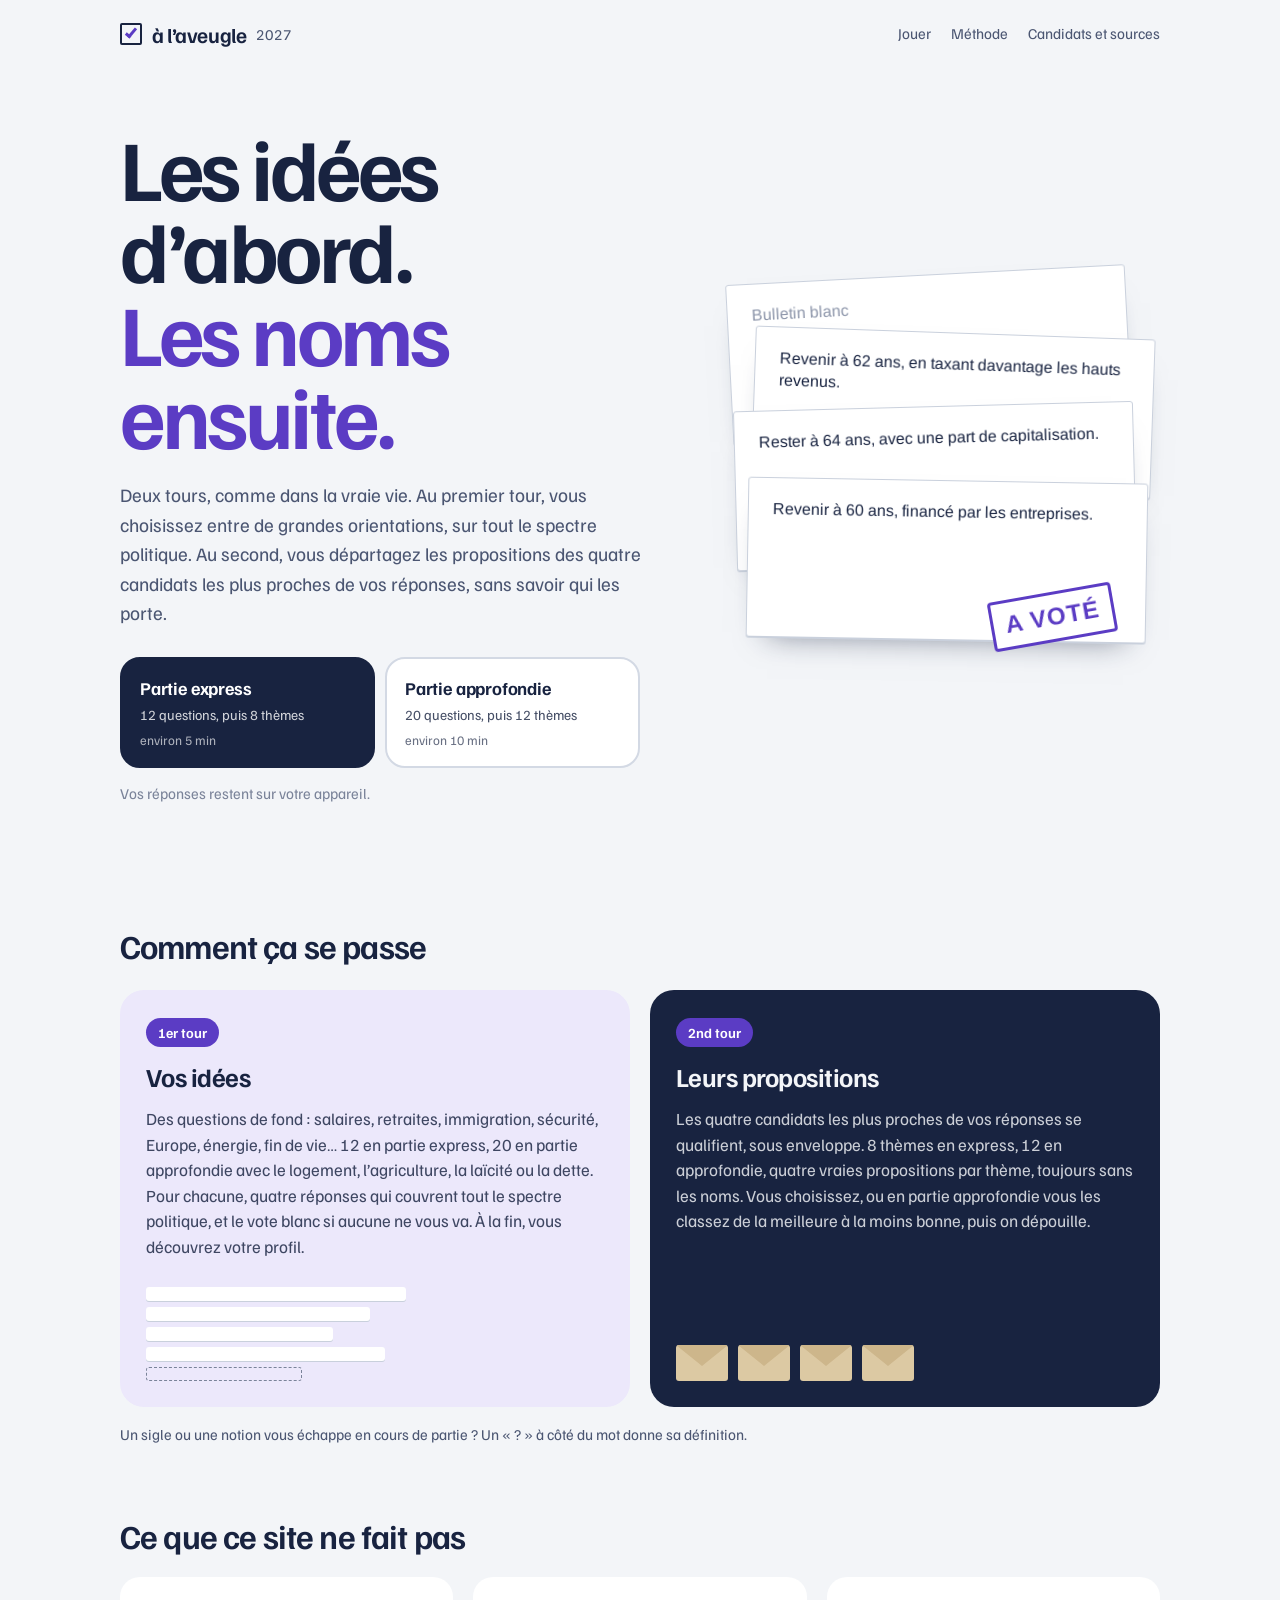
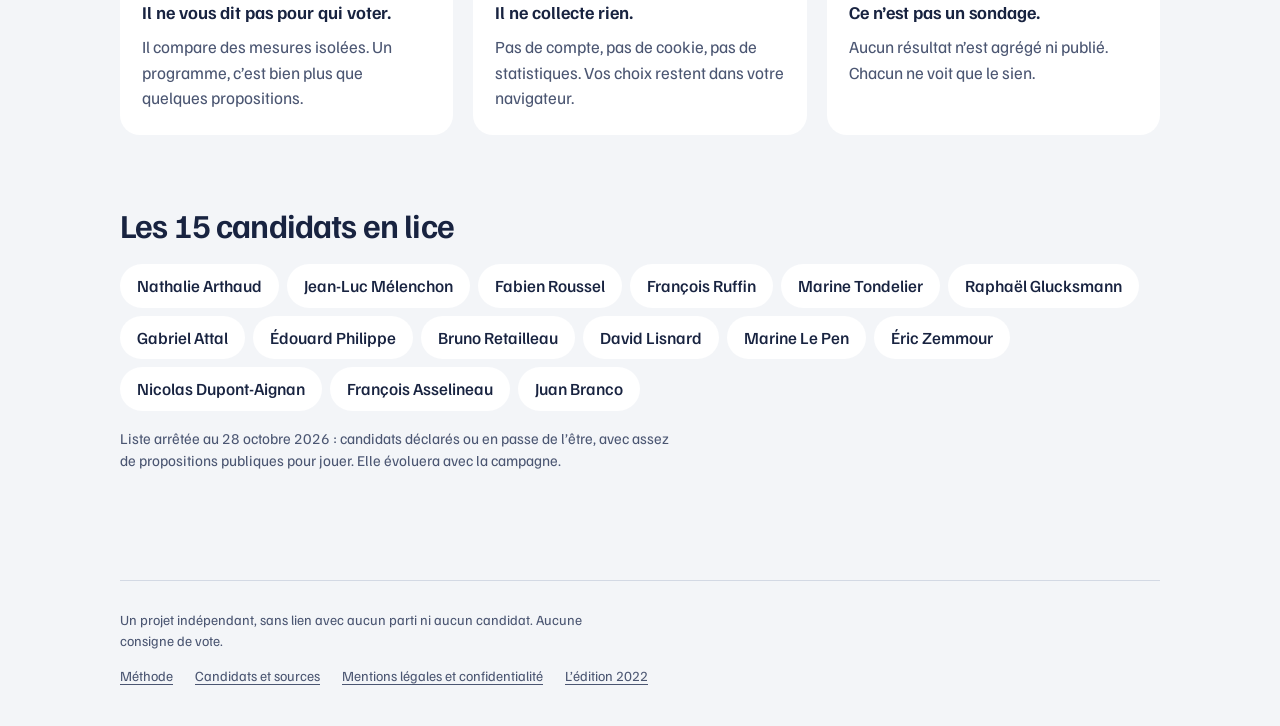
<file: index.html>
<!doctype html>
<html lang="fr">
<head>
  <meta charset="utf-8">
  <meta name="viewport" content="width=device-width, initial-scale=1, viewport-fit=cover">
  <title>À l’aveugle 2027 · Des idées d’abord, les noms ensuite</title>
  <meta name="description" content="Un jeu en deux tours pour la présidentielle 2027 : choisissez des idées sans savoir qui les porte, puis découvrez les candidats qui vous ressemblent.">
  <meta property="og:title" content="À l’aveugle 2027">
  <meta property="og:description" content="Des idées d’abord, les noms ensuite. Deux tours, environ cinq minutes, aucune donnée collectée.">
  <meta property="og:type" content="website">
  <meta name="theme-color" content="#F3F5F8" media="(prefers-color-scheme: light)">
  <meta name="theme-color" content="#10172A" media="(prefers-color-scheme: dark)">
  <link rel="icon" href="data:image/svg+xml,%3Csvg xmlns='http://www.w3.org/2000/svg' viewBox='0 0 32 32'%3E%3Crect x='3' y='6' width='26' height='20' rx='1.5' fill='%23fff' stroke='%23182340' stroke-width='2'/%3E%3Cpath d='M9 16.5l4.5 4L23 11' fill='none' stroke='%235B3CC4' stroke-width='3.2' stroke-linecap='round' stroke-linejoin='round'/%3E%3C/svg%3E">
  <script type="module" crossorigin src="./assets/index-DR7hW8TF.js"></script>
  <link rel="stylesheet" crossorigin href="./assets/index-BLAeeLxR.css">
</head>
<body>
  <div id="root"></div>
  <noscript>Ce jeu a besoin de JavaScript pour fonctionner.</noscript>
</body>
</html>
</file>
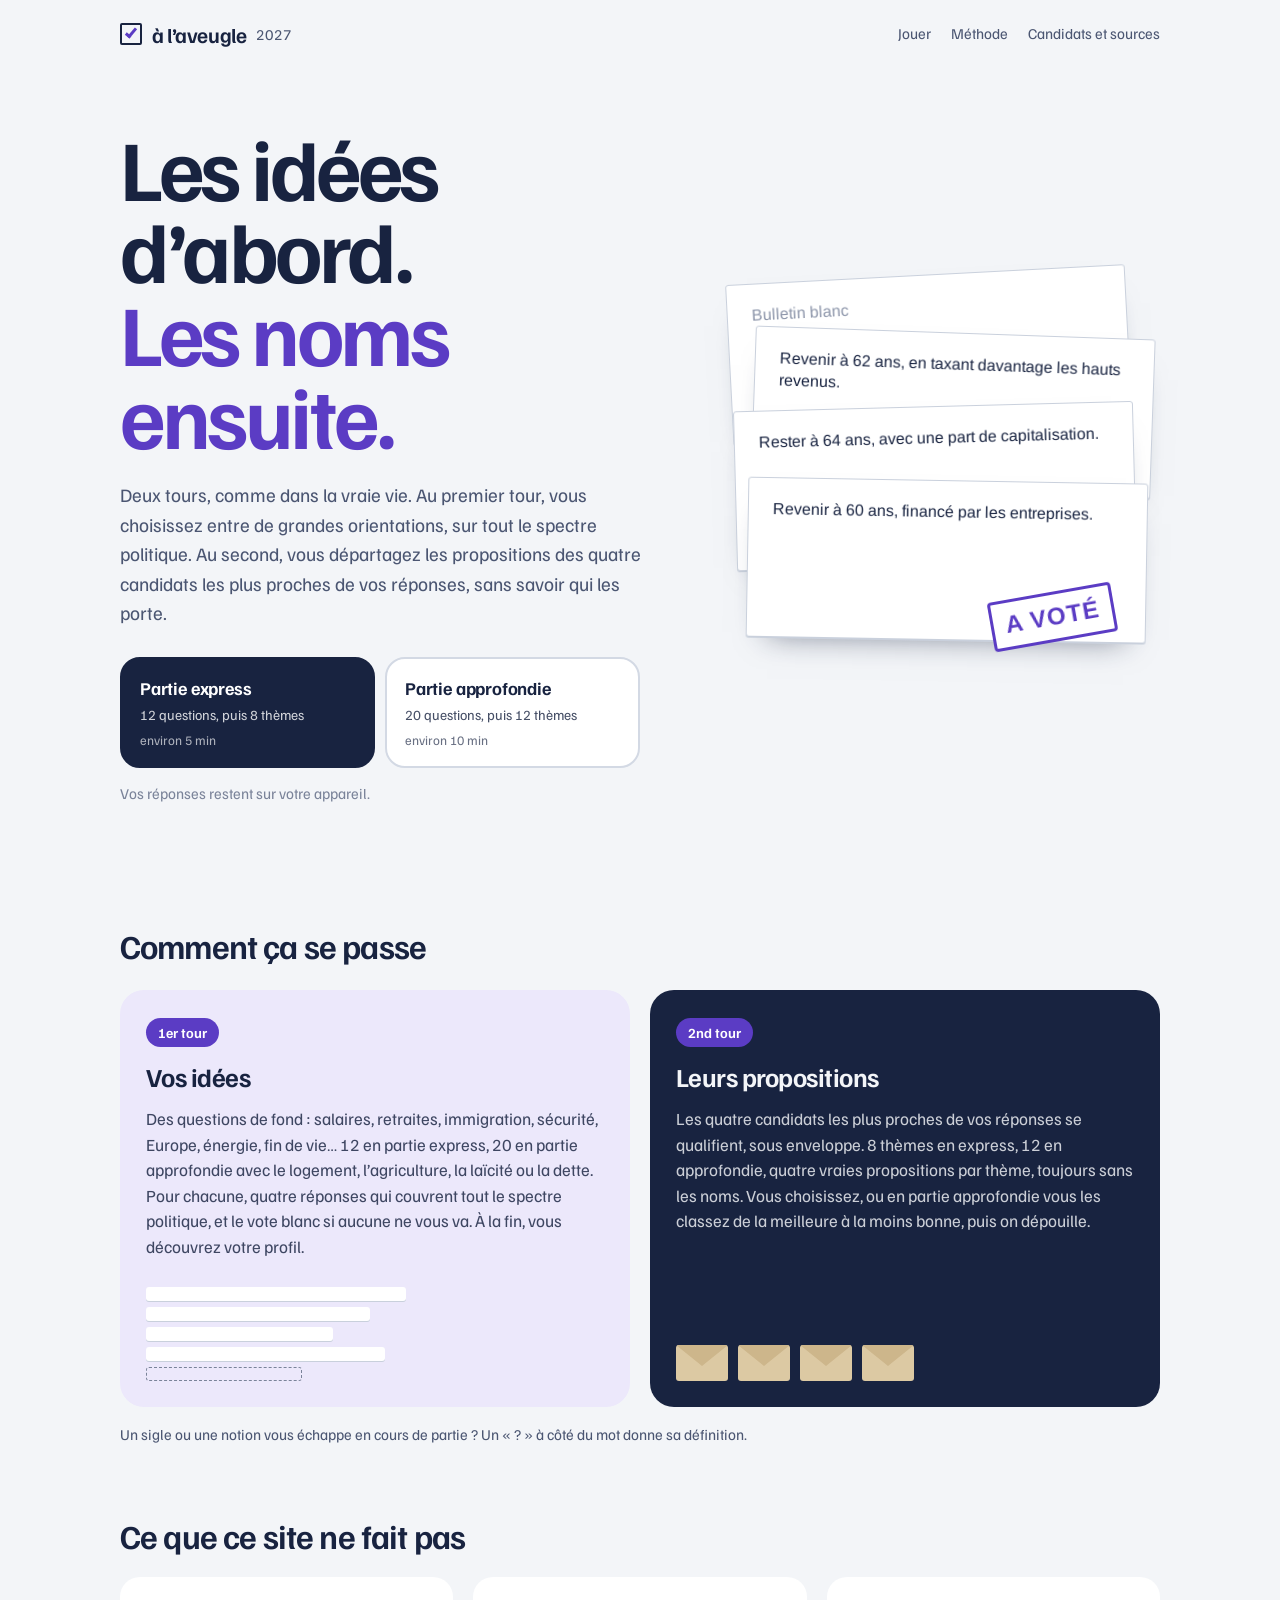
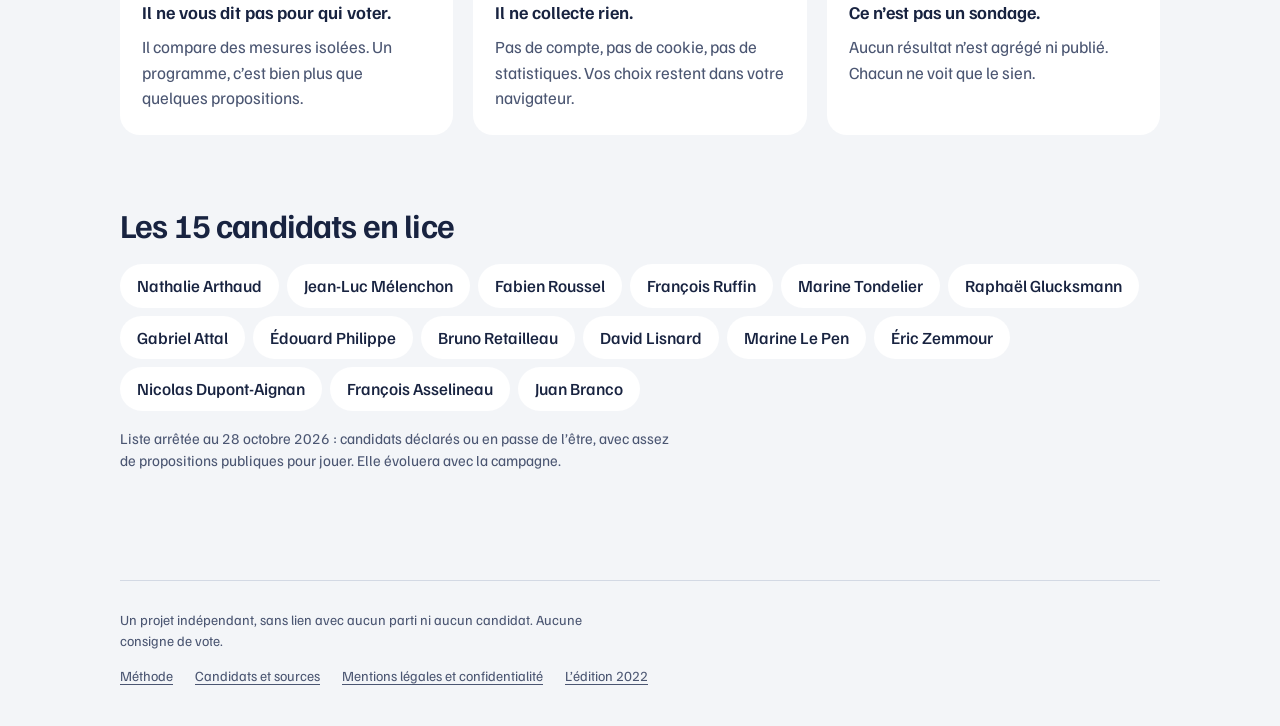
<file: alaveugle2027/index.html>
<!doctype html>
<html lang="fr"><head><meta charset="utf-8"><meta name="robots" content="noindex">
<title>À l’aveugle 2027</title>
<script>location.replace('../' + location.hash);</script>
<meta http-equiv="refresh" content="0; url=../">
</head><body><p><a href="../">À l’aveugle 2027</a></p></body></html>
</file>
<file: assets/index-BLAeeLxR.css>
@font-face{font-family:Familjen Grotesk Variable;font-style:normal;font-display:swap;font-weight:400 700;src:url(./familjen-grotesk-vietnamese-wght-normal-DKRsWTd7.woff2) format("woff2-variations");unicode-range:U+0102-0103,U+0110-0111,U+0128-0129,U+0168-0169,U+01A0-01A1,U+01AF-01B0,U+0300-0301,U+0303-0304,U+0308-0309,U+0323,U+0329,U+1EA0-1EF9,U+20AB}@font-face{font-family:Familjen Grotesk Variable;font-style:normal;font-display:swap;font-weight:400 700;src:url(./familjen-grotesk-latin-ext-wght-normal-Cvgdx4cy.woff2) format("woff2-variations");unicode-range:U+0100-02BA,U+02BD-02C5,U+02C7-02CC,U+02CE-02D7,U+02DD-02FF,U+0304,U+0308,U+0329,U+1D00-1DBF,U+1E00-1E9F,U+1EF2-1EFF,U+2020,U+20A0-20AB,U+20AD-20C0,U+2113,U+2C60-2C7F,U+A720-A7FF}@font-face{font-family:Familjen Grotesk Variable;font-style:normal;font-display:swap;font-weight:400 700;src:url(./familjen-grotesk-latin-wght-normal-CfZa4wxB.woff2) format("woff2-variations");unicode-range:U+0000-00FF,U+0131,U+0152-0153,U+02BB-02BC,U+02C6,U+02DA,U+02DC,U+0304,U+0308,U+0329,U+2000-206F,U+20AC,U+2122,U+2191,U+2193,U+2212,U+2215,U+FEFF,U+FFFD}@font-face{font-family:Arimo;font-style:normal;font-display:swap;font-weight:400;src:url(./arimo-latin-400-normal-Bqnq6eT5.woff2) format("woff2"),url(./arimo-latin-400-normal-Cd1L7MI3.woff) format("woff")}@font-face{font-family:Arimo;font-style:normal;font-display:swap;font-weight:700;src:url(./arimo-latin-700-normal-DhEW593l.woff2) format("woff2"),url(./arimo-latin-700-normal-x_huS3KV.woff) format("woff")}:root{--bg: #F3F5F8;--surface: #FFFFFF;--ink: #182340;--ink-soft: #4B5672;--ink-faint: #7A8399;--rule: #D3D9E4;--violet: #5B3CC4;--violet-wash: #ECE8FB;--slip: #FFFFFF;--slip-ink: #182340;--slip-edge: #C9D0DC;--btn: #182340;--btn-ink: #FFFFFF;--focus: #5B3CC4;--ui: "Familjen Grotesk Variable", "Familjen Grotesk", system-ui, sans-serif;--print: "Arimo", Arial, Helvetica, sans-serif;--gutter: 20px;--measure: 66ch;color-scheme:light}@media (prefers-color-scheme: dark){:root:not([data-theme=light]){--bg: #10172A;--surface: #182036;--ink: #E6EAF2;--ink-soft: #A3ADC2;--ink-faint: #7C869C;--rule: #2A3450;--violet: #A18BFF;--violet-wash: #241E44;--slip: #EEF1F6;--slip-ink: #182340;--slip-edge: #EEF1F6;--btn: #E6EAF2;--btn-ink: #10172A;--focus: #A18BFF;color-scheme:dark}}:root[data-theme=dark]{--bg: #10172A;--surface: #182036;--ink: #E6EAF2;--ink-soft: #A3ADC2;--ink-faint: #7C869C;--rule: #2A3450;--violet: #A18BFF;--violet-wash: #241E44;--slip: #EEF1F6;--slip-ink: #182340;--slip-edge: #EEF1F6;--btn: #E6EAF2;--btn-ink: #10172A;--focus: #A18BFF;color-scheme:dark}@media (min-width: 760px){:root{--gutter: 40px}}*,*:before,*:after{box-sizing:border-box}html{-webkit-text-size-adjust:100%}body{margin:0;background:var(--bg);color:var(--ink);font-family:var(--ui);font-size:17px;line-height:1.5;font-feature-settings:"ss01";-webkit-font-smoothing:antialiased}h1,h2,h3,p,ol,ul,dl,dd{margin:0}a{color:inherit;text-decoration-thickness:1px;text-underline-offset:3px}a:hover{text-decoration-color:var(--violet)}:focus-visible{outline:3px solid var(--focus);outline-offset:3px;border-radius:2px}button{font:inherit;color:inherit}[hidden]{display:none!important}.skip{position:absolute;left:-9999px}.skip:focus{left:var(--gutter);top:8px;background:var(--surface);padding:8px 12px;z-index:10}.site{min-height:100vh;display:flex;flex-direction:column}.main{flex:1;width:100%;max-width:1120px;margin:0 auto;padding:0 var(--gutter) 72px;outline:none}.masthead{width:100%;max-width:1120px;margin:0 auto;padding:18px var(--gutter);display:flex;flex-wrap:wrap;align-items:center;justify-content:space-between;gap:10px 24px}.wordmark{display:inline-flex;align-items:center;gap:10px;text-decoration:none}.wordmark-box{width:22px;height:22px;border:2px solid var(--ink);border-radius:2px;position:relative;flex:none}.wordmark-box:after{content:"";position:absolute;left:6px;top:1px;width:6px;height:12px;border:solid var(--violet);border-width:0 3px 3px 0;transform:rotate(40deg)}.wordmark-text{font-weight:650;font-size:21px;letter-spacing:-.02em}.wordmark-year{font-size:15px;color:var(--ink-soft);font-variant-numeric:tabular-nums}.nav{display:flex;gap:4px 20px;flex-wrap:wrap}.nav-link{text-decoration:none;color:var(--ink-soft);font-size:15px;padding:4px 0;border-bottom:2px solid transparent}.nav-link:hover{color:var(--ink)}.nav-link[aria-current=page]{color:var(--ink);border-bottom-color:var(--violet)}.btn{display:inline-flex;align-items:center;justify-content:center;min-height:48px;padding:0 24px;border-radius:999px;border:2px solid var(--btn);cursor:pointer;font-weight:600;font-size:17px;text-decoration:none;transition:background-color .18s,color .18s,border-color .18s,transform .18s}.btn-primary{background:var(--btn);color:var(--btn-ink)}.btn-primary:hover{background:var(--violet);border-color:var(--violet);color:#fff;transform:translateY(-1px)}.btn-big{min-height:58px;padding:0 34px;font-size:18px}.btn-quiet{background:transparent;color:var(--ink);border-color:transparent;text-decoration:underline;text-underline-offset:4px;padding:0 6px}.btn-quiet:hover{color:var(--violet)}.btn-small{min-height:40px;font-size:15px;font-weight:500}.btn:disabled{opacity:.45;cursor:default;transform:none}.hero{display:grid;gap:36px;align-items:center;padding:24px 0 56px}@media (min-width: 900px){.hero{grid-template-columns:1.1fr .9fr;padding:56px 0 88px;gap:56px}}.hero-title{font-weight:680;font-size:clamp(2.7rem,9vw,5.4rem);line-height:.96;letter-spacing:-.04em}.hero-line{display:block}.hero-blur{color:var(--violet);animation:unblur 1.4s cubic-bezier(.2,.7,.2,1) .5s both}@keyframes unblur{0%{filter:blur(14px);opacity:.25}to{filter:blur(0);opacity:1}}.hero-lede{margin-top:24px;font-size:19px;line-height:1.55;color:var(--ink-soft);max-width:50ch}.hero-actions{margin-top:30px;display:flex;flex-wrap:wrap;gap:12px;align-items:center}.hero-meta{margin-top:14px;font-size:15px;color:var(--ink-faint)}.hero-visual{position:relative}.fan{position:relative;height:380px;width:calc(100% - 36px);max-width:400px;margin:0 auto}.fan-slip{position:absolute;left:0;right:0;height:160px;padding:20px 24px;border-radius:3px;background:var(--slip);color:var(--slip-ink);border:1px solid var(--slip-edge);font-family:var(--print);font-size:16px;line-height:1.4;box-shadow:0 1px 0 var(--slip-edge),0 18px 30px -22px #18234099;animation:deal .6s cubic-bezier(.2,.8,.2,1) both;animation-delay:calc(var(--i) * .15s + .25s)}@keyframes deal{0%{translate:0 -70px;opacity:0}to{translate:0 0;opacity:1}}.fan-blank{top:0;transform:rotate(-3deg) translate(-10px);color:#8a93a8}.fan-0{top:58px;transform:rotate(2deg) translate(14px)}.fan-1{top:132px;transform:rotate(-1.5deg) translate(-4px)}.fan-2{top:206px;transform:rotate(1deg) translate(8px)}.fan-stamp,.stamp{font-family:var(--print);font-weight:700;color:var(--violet);border:3px solid var(--violet);border-radius:4px;padding:4px 12px;letter-spacing:.04em;text-transform:uppercase;pointer-events:none}.fan-stamp{position:absolute;right:6%;bottom:12px;font-size:24px;transform:rotate(-10deg);background:var(--slip);z-index:2;animation:slam .4s cubic-bezier(.2,.9,.3,1.4) 1.35s both}@keyframes slam{0%{scale:2.4;opacity:0}70%{opacity:1}to{scale:1;opacity:1}}.section-title{font-size:clamp(1.6rem,4.5vw,2.1rem);font-weight:650;letter-spacing:-.025em;line-height:1.12}.steps,.promise,.roster{padding:36px 0}.steps-list{list-style:none;padding:0;margin-top:24px;display:grid;gap:16px}@media (min-width: 760px){.steps-list{grid-template-columns:1fr 1fr;gap:20px}}.step{border-radius:24px;padding:28px 26px 26px;display:flex;flex-direction:column;gap:10px;overflow:hidden}.step-one{background:var(--violet-wash)}.step-two{background:#182340;color:#f3f5f8}:root[data-theme=dark] .step-two{background:#26305a}@media (prefers-color-scheme: dark){:root:not([data-theme=light]) .step-two{background:#26305a}}.step-tag{align-self:flex-start;font-size:14px;font-weight:650;padding:4px 12px;border-radius:999px;background:var(--violet);color:#fff}.step h3{font-size:26px;font-weight:680;letter-spacing:-.02em}.step p:not(.step-tag){color:inherit;opacity:.82;max-width:46ch}.step-art{margin-top:auto;padding-top:18px;display:grid;gap:6px;max-width:260px}.step-art span{height:14px;border-radius:3px;background:var(--slip);box-shadow:0 1px 0 var(--slip-edge)}.step-art span:nth-child(2){width:86%}.step-art span:nth-child(3){width:72%}.step-art span:nth-child(4){width:92%}.step-art span.dash{background:transparent;border:1.5px dashed var(--ink-faint);box-shadow:none;width:60%}.envelopes-art{grid-template-columns:repeat(4,52px);gap:10px}.envelopes-art i{height:36px;border-radius:3px;background:#dcc9a3;position:relative;overflow:hidden}.envelopes-art i:before{content:"";position:absolute;inset:0 0 auto;height:21px;background:#cdb68b;clip-path:polygon(0 0,100% 0,50% 100%)}.steps-help{margin-top:16px;font-size:15px;color:var(--ink-soft)}.promise-list{margin-top:22px;display:grid;gap:14px}@media (min-width: 760px){.promise-list{grid-template-columns:repeat(3,1fr);gap:20px}}.promise-list>div{background:var(--surface);border-radius:20px;padding:22px 22px 24px}.promise-list dt{font-weight:650;font-size:18px;margin-bottom:8px}.promise-list dd{color:var(--ink-soft)}.chips{list-style:none;padding:0;margin-top:20px;display:flex;flex-wrap:wrap;gap:8px}.chips a{display:inline-block;padding:8px 16px;border-radius:999px;background:var(--surface);text-decoration:none;font-weight:500;border:1.5px solid transparent;transition:border-color .15s,color .15s}.chips a:hover{border-color:var(--violet);color:var(--violet)}.roster-note{margin-top:16px;color:var(--ink-soft);max-width:62ch;font-size:15px}.ballot{max-width:720px;margin:0 auto;padding-top:20px}.ballot-head{display:flex;flex-direction:column;gap:10px;margin-bottom:30px}.ballot-round{font-size:15px;font-weight:600;color:var(--ink-soft)}.ballot-count{font-weight:400;color:var(--ink-faint);margin-left:8px;font-variant-numeric:tabular-nums}.ticks{display:flex;gap:4px}.tick{flex:1;height:5px;border-radius:1px;background:var(--rule)}.tick.is-done{background:var(--ink)}.tick.is-current{background:var(--violet)}.ballot-kicker{color:var(--violet);font-weight:600;font-size:15px}.ballot-prompt{margin-top:6px;font-size:clamp(1.6rem,5vw,2.25rem);line-height:1.15;font-weight:620;letter-spacing:-.02em;outline:none}.slips{margin-top:26px;display:grid;gap:12px}.ballot-sheet{animation:sheet-in .42s cubic-bezier(.2,.8,.2,1) both}.ballot.is-leaving .ballot-sheet{animation:sheet-out .26s ease-in forwards}@keyframes sheet-in{0%{opacity:0;translate:28px 0}to{opacity:1;translate:0 0}}@keyframes sheet-out{to{opacity:0;translate:-36px 0}}.slip{position:relative;padding:18px 20px;min-height:64px;border-radius:4px;background:var(--slip);color:var(--slip-ink);border:1px solid var(--slip-edge);font-family:var(--print);font-size:17px;line-height:1.45;box-shadow:0 1px 0 var(--slip-edge),0 10px 22px -20px #18234080;transition:transform .15s ease,box-shadow .15s ease,border-color .15s,opacity .2s;animation:slip-in .4s cubic-bezier(.2,.8,.2,1) both;animation-delay:calc(var(--i) * 60ms + 80ms)}@keyframes slip-in{0%{opacity:0;translate:0 14px}to{opacity:1;translate:0 0}}.slip-hit{position:absolute;top:0;right:0;bottom:0;left:0;z-index:1;width:100%;background:transparent;border:0;border-radius:inherit;cursor:pointer;padding:0}.slip-hit:disabled{cursor:default}.slip-hit:focus-visible{outline:3px solid var(--focus);outline-offset:3px}.slip-text{position:relative;display:block;pointer-events:none}.slip:has(.slip-hit:hover:not(:disabled)){border-color:var(--violet);box-shadow:0 0 0 1px var(--violet),0 14px 26px -18px #5b3cc48c;transform:translateY(-1px)}.slip:has(.slip-hit:active:not(:disabled)){transform:translateY(1px)}.slip.is-off{opacity:.38}.slip.is-chosen{z-index:1;border-color:var(--violet);box-shadow:0 0 0 2px var(--violet)}.slip-blank{background:transparent;color:var(--ink-soft);border:1.5px dashed var(--ink-faint);box-shadow:none;font-family:var(--ui)}.slip.slip-blank:has(.slip-hit:hover:not(:disabled)){color:var(--ink);box-shadow:none}.slip .stamp{position:absolute;right:12px;bottom:-16px;z-index:2;font-size:17px;background:var(--slip);transform:rotate(-7deg);animation:stamp .32s cubic-bezier(.2,.9,.3,1.3) both}@keyframes stamp{0%{transform:rotate(-7deg) scale(1.9);opacity:0}to{transform:rotate(-7deg) scale(1);opacity:1}}.ballot-note{margin-top:18px;font-size:14px;color:var(--ink-faint)}.ballot #back{margin-top:14px;margin-left:-6px}.term-q{position:relative;z-index:2;pointer-events:auto;display:inline-grid;place-items:center;width:19px;height:19px;margin:0 1px 0 4px;padding:0;vertical-align:2px;border:0;border-radius:50%;cursor:pointer;background:var(--violet-wash);color:var(--violet);font:700 12px/1 var(--ui);transition:background-color .15s,color .15s,transform .15s}.term-q:hover{background:var(--violet);color:#fff;transform:scale(1.12)}.slip .term-q,.fan .term-q{background:#ece8fb;color:#5b3cc4}.slip .term-q:hover{background:#5b3cc4;color:#fff}.ballot-prompt .term-q{vertical-align:6px;width:22px;height:22px;font-size:13px}.sheet{border:0;padding:0;margin:auto auto 0;width:100%;max-width:560px;background:var(--surface);color:var(--ink);border-radius:24px 24px 0 0;box-shadow:0 -20px 60px -20px #10172a80}.sheet[open]{animation:sheet-up .32s cubic-bezier(.2,.8,.2,1)}@keyframes sheet-up{0%{translate:0 40px;opacity:0}}@media (min-width: 640px){.sheet{margin:auto;border-radius:24px}}.sheet::backdrop{background:#10172a73;-webkit-backdrop-filter:blur(2px);backdrop-filter:blur(2px)}.sheet-body{padding:26px 24px calc(22px + env(safe-area-inset-bottom,0px));display:grid;gap:10px}.sheet-kicker{font-size:14px;font-weight:600;color:var(--violet)}.sheet-title{font-size:26px;font-weight:680;letter-spacing:-.02em;line-height:1.15}.sheet-text{font-size:17px;line-height:1.55;color:var(--ink-soft)}.sheet-close{margin-top:10px;justify-self:start}.interlude{max-width:760px;margin:0 auto;padding-top:20px}.family-name{margin-top:12px;font-size:clamp(2.3rem,8vw,4rem);line-height:1;font-weight:650;letter-spacing:-.035em}.family-summary{margin-top:16px;font-size:19px;color:var(--ink-soft);max-width:54ch}.interlude-blank{margin-top:12px;color:var(--ink-faint);font-size:15px}.gauges,.positions{margin-top:36px;display:grid;gap:22px}.gauge-label{font-weight:600;font-size:15px}.gauge-track{position:relative;height:22px;margin-top:6px}.gauge-track:before{content:"";position:absolute;left:0;right:0;top:10px;height:2px;background:var(--rule)}.gauge-track:after{content:"";position:absolute;left:50%;top:5px;width:1px;height:12px;background:var(--ink-faint)}.gauge-dot{position:absolute;top:2px;left:var(--to);width:18px;height:18px;margin-left:-9px;border-radius:50%;background:var(--violet);box-shadow:0 0 0 4px var(--bg);animation:dot-in 1s cubic-bezier(.2,.8,.2,1) both;animation-delay:calc(var(--i) * .12s + .7s)}@keyframes dot-in{0%{left:50%;scale:.4;opacity:0}30%{opacity:1}}.reveal-0,.reveal-1,.reveal-2,.gauges,.sealed,.interlude-actions{animation:rise .6s cubic-bezier(.2,.8,.2,1) both}.reveal-1{animation:focus-in 1.1s cubic-bezier(.2,.7,.2,1) .15s both}.reveal-2{animation-delay:.45s}.gauges{animation-delay:.6s}.sealed{animation-delay:1.2s}.interlude-actions{animation-delay:1.6s}@keyframes rise{0%{opacity:0;translate:0 16px}to{opacity:1;translate:0 0}}@keyframes focus-in{0%{opacity:0;filter:blur(12px);letter-spacing:.02em}to{opacity:1;filter:blur(0)}}.gauge-mark{position:absolute;top:3px;width:3px;height:16px;margin-left:-1.5px;background:var(--ink);opacity:.55;border-radius:1px}.gauge-ends{display:flex;justify-content:space-between;gap:16px;font-size:13px;color:var(--ink-faint)}.gauge-ends span:last-child{text-align:right}.gauge-none{font-size:13px;color:var(--ink-faint);font-style:italic}.sealed{margin-top:36px;padding:24px;border-radius:22px;background:var(--surface);display:grid;gap:20px}.sealed-text{max-width:52ch}.envelopes{display:flex;gap:14px;flex-wrap:wrap}.envelope{position:relative;width:74px;height:50px;background:#dcc9a3;border-radius:3px;overflow:hidden;box-shadow:0 10px 18px -14px #0009;animation:env-drop .5s cubic-bezier(.2,.9,.3,1.2) both;animation-delay:calc(var(--i) * .13s + 1.4s)}@keyframes env-drop{0%{opacity:0;translate:0 -24px;rotate:-10deg}to{opacity:1;translate:0 0;rotate:0deg}}.envelope:before{content:"";position:absolute;left:0;right:0;top:0;height:30px;background:#cdb68b;clip-path:polygon(0 0,100% 0,50% 100%)}.interlude-actions{margin-top:36px;display:flex;flex-wrap:wrap;gap:12px;align-items:center}.results{max-width:760px;margin:0 auto;padding-top:20px}.page-title{font-size:clamp(2.2rem,7vw,3.4rem);line-height:1.02;font-weight:650;letter-spacing:-.03em;margin-top:8px}.results-lede{margin-top:16px;color:var(--ink-soft);font-size:18px;max-width:56ch}.count{list-style:none;padding:0;margin-top:30px;border-top:2px solid var(--ink)}.count-row{display:grid;grid-template-columns:36px 1fr;gap:6px 14px;align-items:center;padding:16px 0;border-bottom:1px solid var(--rule)}@media (min-width: 640px){.count-row{grid-template-columns:44px 1fr 220px}}.count-rank{font-size:28px;font-weight:650;font-variant-numeric:tabular-nums;color:var(--ink-faint)}.count-row.is-first .count-rank{color:var(--violet)}.count-name{font-size:21px;font-weight:620;letter-spacing:-.01em}.count-row.is-first .count-name{font-size:26px}.count-party{font-size:14px;color:var(--ink-soft)}.count-sealed{color:var(--ink-faint);font-style:italic}.count-row.is-open .count-who{animation:unseal .45s ease both}@keyframes unseal{0%{opacity:0;transform:translateY(6px)}to{opacity:1;transform:none}}.count-votes{grid-column:2;display:flex;align-items:center;gap:12px}@media (min-width: 640px){.count-votes{grid-column:3}}.count-bar{flex:1;height:8px;background:var(--rule);border-radius:1px;overflow:hidden}.count-bar span{display:block;height:100%;background:var(--ink);transform-origin:left;transition:transform .6s ease}.count-row.is-first .count-bar span{background:var(--violet)}.count-row:not(.is-open) .count-bar span{transform:scaleX(0)!important}.count-num{font-size:15px;color:var(--ink-soft);font-variant-numeric:tabular-nums;min-width:52px;text-align:right}.count-blank .count-name{font-weight:500;color:var(--ink-soft);font-size:18px}.results-actions{margin-top:28px;display:flex;flex-wrap:wrap;gap:12px;align-items:center}.share-status{font-size:14px;color:var(--ink-soft)}.detail,.recap{margin-top:48px;padding-top:32px;border-top:1px solid var(--rule)}.picks{list-style:none;padding:0;margin-top:20px;display:grid;gap:0}.pick{padding:20px 0;border-bottom:1px solid var(--rule)}.pick-theme{font-size:14px;font-weight:600;color:var(--violet)}.pick-text{margin-top:6px;font-family:var(--print);font-size:17px;line-height:1.45;max-width:var(--measure)}.pick-blank{font-family:var(--ui);color:var(--ink-faint)}.pick-author{margin-top:8px;font-weight:620}.pick-meta{font-size:14px;color:var(--ink-soft)}.source{color:var(--ink-soft)}.pick-others{margin-top:10px}.pick-others summary{cursor:pointer;font-size:14px;color:var(--ink-soft)}.pick-others ul{list-style:none;padding:6px 0 0 14px;border-left:2px solid var(--rule);margin-top:8px;display:grid;gap:14px}.pick-others ul p:first-child{font-family:var(--print);font-size:16px}.recap p{margin-top:12px;max-width:var(--measure)}.fineprint{font-size:14px;color:var(--ink-faint)}.prose-page{max-width:720px;padding-top:20px}.prose-page.wide{max-width:860px}.prose-page .lede{margin-top:16px;font-size:19px;color:var(--ink-soft);max-width:56ch}.prose-page h2{margin-top:44px;font-size:24px;font-weight:620;letter-spacing:-.015em}.prose-page>p,.prose-page>ul,.prose-page>ol{margin-top:14px;max-width:var(--measure)}.prose-page ul,.prose-page ol{padding-left:22px;display:grid;gap:8px}.axis-list strong{font-weight:620}.kinds li{padding-left:4px}.kind-count{color:var(--ink-faint);font-size:15px;margin-left:6px}.positions{margin-top:22px}.muted{color:var(--ink-faint)}.cands{margin-top:32px;border-top:2px solid var(--ink)}.cand{border-bottom:1px solid var(--rule)}.cand summary{cursor:pointer;padding:18px 0;list-style:none;display:grid;gap:2px}.cand summary::-webkit-details-marker{display:none}.cand summary:after{content:"+";position:absolute;right:0}.cand{position:relative}.cand summary{position:relative;padding-right:32px}.cand summary:after{top:16px;font-size:22px;color:var(--ink-soft)}.cand[open] summary:after{content:"−"}.cand-name{font-size:20px;font-weight:620}.cand-party{color:var(--ink-soft);font-size:15px}.cand-note{color:var(--ink-faint);font-size:14px}.cand-cards{list-style:none;padding:0 0 22px!important;display:grid;gap:18px!important}.cand-cards p:nth-child(2){font-family:var(--print);margin-top:4px}.empty{max-width:640px;padding-top:40px;display:grid;gap:18px;justify-items:start}.footer{width:calc(100% - 2 * var(--gutter));max-width:calc(1120px - 2 * var(--gutter));margin:0 auto;padding:28px 0 40px;border-top:1px solid var(--rule);display:grid;gap:14px}.footer-claim{font-size:14px;color:var(--ink-soft);max-width:60ch}.footer-nav{display:flex;flex-wrap:wrap;gap:8px 22px;font-size:14px}.footer-nav a{color:var(--ink-soft)}@media (prefers-reduced-motion: reduce){*,*:before,*:after{animation:none!important;transition:none!important}.tv-card.is-open .tv-inner{transform:none}.tv-back{display:none}.tv-front{transform:none}}.table-wrap{margin-top:12px;overflow-x:auto;max-width:100%}.pos-table{border-collapse:collapse;font-size:14px;font-variant-numeric:tabular-nums;min-width:560px}.pos-table th,.pos-table td{padding:7px 10px;border-bottom:1px solid var(--rule);text-align:right}.pos-table th:first-child{text-align:left;font-weight:500}.pos-table thead th{font-weight:600;color:var(--ink-soft)}.urn-stage{margin-top:28px;display:grid;justify-items:center;gap:18px;padding:10px 0 20px}.urn{position:relative;width:230px;height:270px}.urn-box{position:absolute;left:0;right:0;bottom:0;height:170px;z-index:2;border:3px solid var(--ink);border-top-width:10px;border-radius:8px 8px 12px 12px;background:color-mix(in srgb,var(--ink) 7%,transparent);-webkit-backdrop-filter:blur(1px);backdrop-filter:blur(1px)}.urn-slot{position:absolute;left:50%;top:-10px;width:96px;height:10px;margin-left:-48px;background:var(--bg)}.urn-env{position:absolute;left:50%;top:0;width:84px;height:56px;margin-left:-42px;z-index:1;background:#dcc9a3;border-radius:3px;overflow:hidden;box-shadow:0 8px 16px -12px #0009;animation:into-urn .9s cubic-bezier(.5,0,.6,1) both;animation-delay:calc(var(--i) * .42s + .2s)}.urn-env:before{content:"";position:absolute;inset:0 0 auto;height:32px;background:#cdb68b;clip-path:polygon(0 0,100% 0,50% 100%)}@keyframes into-urn{0%{opacity:0;translate:0 -40px;rotate:-6deg}25%{opacity:1;translate:0 10px;rotate:0deg}to{opacity:1;translate:calc((var(--i) - 1.5) * 26px) 180px;rotate:calc((var(--i) - 1.5) * 9deg)}}.urn-caption{color:var(--ink-soft);animation:rise .5s ease .3s both}.count-row.is-open .count-who{animation:unseal .5s cubic-bezier(.2,.8,.2,1) both}@keyframes unseal{0%{opacity:0;translate:0 10px;filter:blur(8px)}to{opacity:1;translate:0 0;filter:blur(0)}}.count-sealed:before{content:"";display:inline-block;width:30px;height:20px;margin-right:10px;vertical-align:-4px;background:#dcc9a3;border-radius:2px;clip-path:polygon(0 0,50% 55%,100% 0,100% 100%,0 100%)}.tie-banner{margin-bottom:18px;padding:14px 18px;border-radius:16px;background:var(--violet);color:#fff;font-weight:600;line-height:1.4;animation:rise .5s cubic-bezier(.2,.8,.2,1) both}.plateau{margin-top:28px;padding:14px;border-radius:26px;background:#182340;color:#f3f5f8;box-shadow:0 30px 60px -40px #10172acc;animation:rise .5s cubic-bezier(.2,.8,.2,1) both}@media (min-width: 640px){.plateau{padding:18px}}:root[data-theme=dark] .plateau{background:#1d2647}@media (prefers-color-scheme: dark){:root:not([data-theme=light]) .plateau{background:#1d2647}}.plateau-bar{display:flex;align-items:center;gap:10px;padding:4px 6px 14px;font-size:14px;font-weight:600}.plateau-bar-right{margin-left:auto;font-weight:400;opacity:.7;font-variant-numeric:tabular-nums}.live-dot{width:10px;height:10px;border-radius:50%;background:#a18bff;box-shadow:0 0 #a18bffb3;animation:live 1.6s infinite}@keyframes live{70%{box-shadow:0 0 0 9px #a18bff00}to{box-shadow:0 0 #a18bff00}}.tv-grid{list-style:none;padding:0;margin:0;display:grid;gap:10px}@media (min-width: 640px){.tv-grid{grid-template-columns:repeat(3,1fr)}.tv-card.is-winner{grid-column:1 / -1}}.tv-card{perspective:1200px;display:grid}.tv-inner{display:grid;height:100%;transform-style:preserve-3d;transition:transform .75s cubic-bezier(.3,.7,.2,1)}.tv-card.is-open .tv-inner{transform:rotateY(180deg)}.tv-face{grid-area:1 / 1;backface-visibility:hidden;-webkit-backface-visibility:hidden;border-radius:18px;min-height:112px}.tv-back{position:relative;overflow:hidden;background:#dcc9a3;display:grid;place-items:center}.tv-env{position:absolute;inset:0 0 auto;height:62%;background:#cdb68b;clip-path:polygon(0 0,100% 0,50% 100%)}.tv-rank-back{position:relative;font-size:40px;font-weight:700;color:#18234059}.tv-front{transform:rotateY(180deg);position:relative;overflow:hidden;background:#fff;color:#182340;padding:14px 16px 16px;display:grid;grid-template-columns:auto 1fr auto;grid-template-rows:auto auto auto;column-gap:12px;row-gap:4px;align-items:center}.tv-rank{grid-column:1 / -1;justify-self:start;font-size:12px;font-weight:700;padding:2px 9px;border-radius:999px;background:#ece8fb;color:#5b3cc4}.tv-mono{grid-row:2;width:48px;height:48px;border-radius:50%;display:grid;place-items:center;font-weight:700;font-size:17px;letter-spacing:.02em;background:#182340;color:#fff}.tv-who{grid-row:2;min-width:0}.tv-name{font-weight:680;font-size:18px;line-height:1.15;letter-spacing:-.01em}.tv-party{font-size:13px;color:#4b5672;line-height:1.3}.tv-pct{grid-row:2;font-size:30px;font-weight:700;font-variant-numeric:tabular-nums;letter-spacing:-.03em}.tv-pct span{font-size:.55em;font-weight:600}.tv-votes{grid-column:1 / -1;font-size:13px;color:#4b5672}.tv-bar{grid-column:1 / -1;height:6px;border-radius:3px;background:#e3e7ef;overflow:hidden;margin-top:4px}.tv-bar span{display:block;height:100%;background:#182340;transform-origin:left;transition:transform 1s cubic-bezier(.2,.8,.2,1) .35s;border-radius:3px}.tv-card.is-winner .tv-front{background:#5b3cc4;color:#fff;padding:20px 22px 22px;min-height:160px}.tv-card.is-winner .tv-face{min-height:160px}.tv-card.is-winner .tv-rank{background:#ffffff2e;color:#fff;font-size:13px}.tv-card.is-winner .tv-mono{width:72px;height:72px;font-size:26px;background:#fff;color:#5b3cc4}.tv-card.is-winner .tv-name{font-size:clamp(22px,5vw,32px)}.tv-card.is-winner .tv-party,.tv-card.is-winner .tv-votes{color:#fffc}.tv-card.is-winner .tv-pct{font-size:clamp(38px,9vw,56px)}.tv-card.is-winner .tv-bar{background:#ffffff40}.tv-card.is-winner .tv-bar span{background:#fff}.tv-card.is-winner.is-open .tv-front:after{content:"";position:absolute;top:0;right:0;bottom:0;left:0;pointer-events:none;background:linear-gradient(105deg,transparent 35%,rgba(255,255,255,.35) 50%,transparent 65%);translate:-100% 0;animation:shine 1.2s ease .9s both}@keyframes shine{to{translate:100% 0}}.plateau-foot{padding:14px 6px 4px;font-size:14px;display:grid;gap:6px;opacity:.9}.plateau-foot .blank-ahead{color:#fff;font-size:16px}.method-h3{margin-top:28px;font-size:19px;font-weight:650}.formats{margin-top:14px;display:grid;gap:10px;max-width:520px}@media (min-width: 520px){.formats{grid-template-columns:1fr 1fr}}.hero-actions:empty{display:none}.hero-actions:empty+.formats{margin-top:30px}.format{display:grid;gap:2px;text-align:left;cursor:pointer;padding:16px 18px 15px;border-radius:20px;background:var(--surface);color:var(--ink);border:2px solid var(--rule);transition:border-color .18s,transform .18s,box-shadow .18s,background-color .18s}.format:hover{border-color:var(--violet);transform:translateY(-2px);box-shadow:0 14px 28px -20px #5b3cc4b3}.format.is-main{background:var(--btn);color:var(--btn-ink);border-color:var(--btn)}.format.is-main:hover{background:var(--violet);border-color:var(--violet);color:#fff}.format-name{font-size:18px;font-weight:680;letter-spacing:-.01em}.format-meta{font-size:14px;opacity:.8}.format-time{font-size:13px;opacity:.65;margin-top:4px}.rank-help{margin-top:10px;font-size:15px;color:var(--ink-soft);min-height:1.5em}.slip.is-ranking{padding-left:62px}.rank-badge{position:absolute;left:14px;top:16px;width:34px;height:34px;border-radius:50%;display:grid;place-items:center;font:700 17px/1 var(--ui);border:2px dashed #B9C0CE;color:transparent;pointer-events:none;transition:background-color .2s,border-color .2s}.slip.is-ranked .rank-badge{border:0;background:#5b3cc4;color:#fff;animation:pop .35s cubic-bezier(.2,.9,.3,1.5) both}@keyframes pop{0%{scale:.3}to{scale:1}}.slip.is-ranked{border-color:#5b3cc4;box-shadow:0 0 0 1px #5b3cc4,0 10px 22px -20px #18234080}.slip.is-ranking.is-off{opacity:.55}.rank-actions{margin:18px 0 14px;display:flex;flex-wrap:wrap;gap:10px;align-items:center}.tv-firsts{grid-column:1 / -1;display:flex;flex-wrap:wrap;gap:5px;margin-top:8px}.tv-firsts i{width:13px;height:17px;border-radius:2px;background:#5b3cc4;animation:pop .3s cubic-bezier(.2,.9,.3,1.5) both;animation-delay:calc(var(--k) * 90ms + .6s)}.tv-card:not(.is-open) .tv-firsts i{animation:none;opacity:0}.tv-card.is-winner .tv-firsts i{background:#fff;width:15px;height:20px}
</file>
